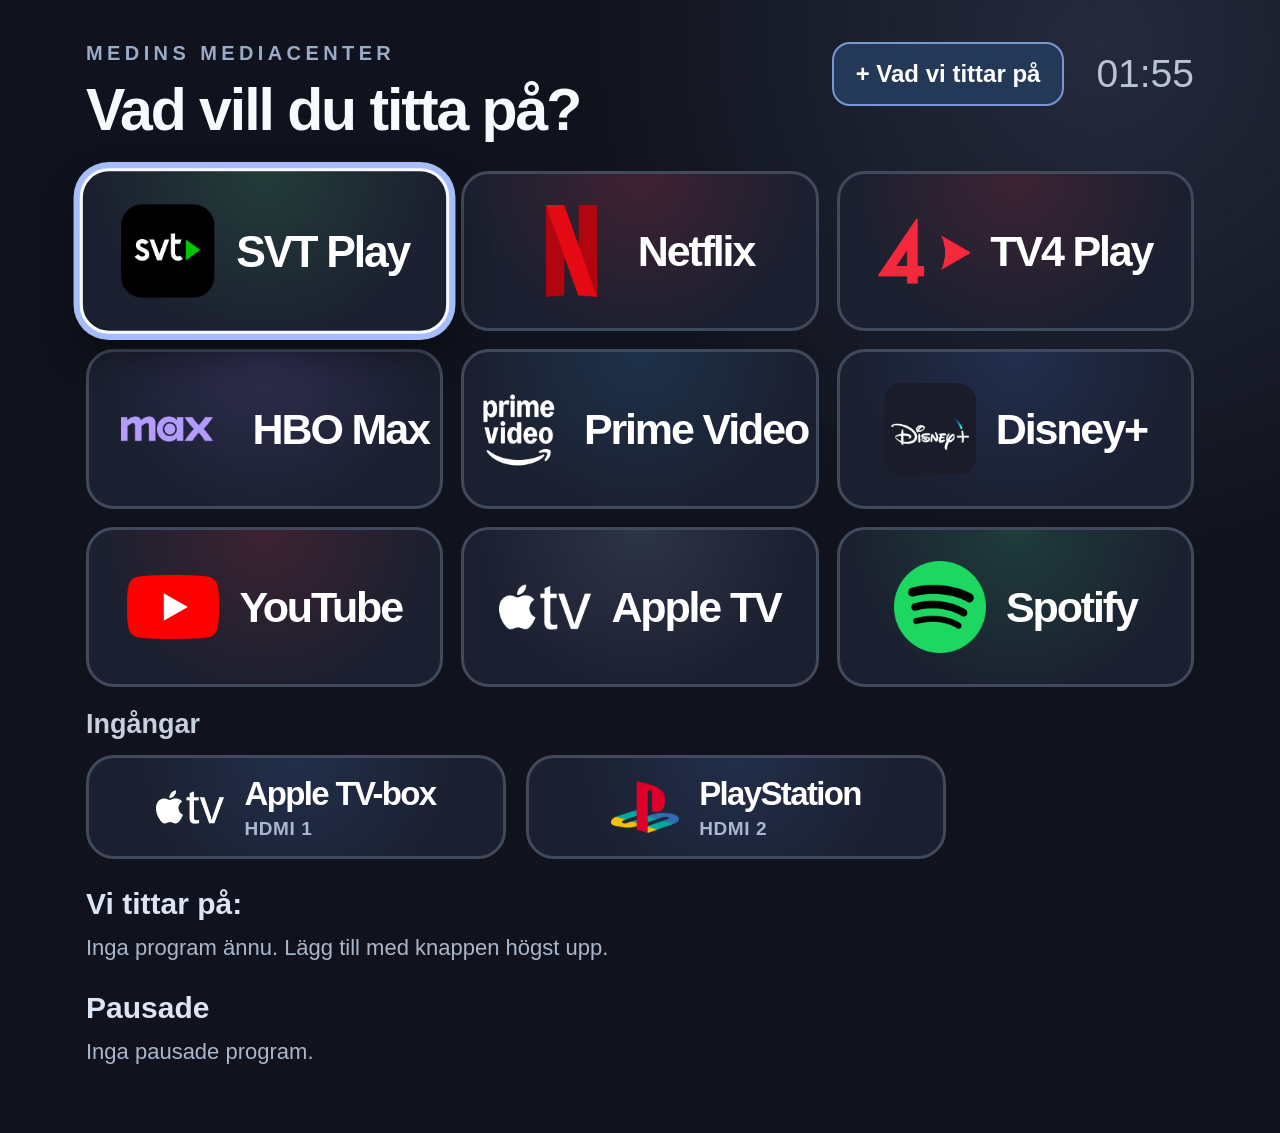
<file: index.html>
<!doctype html>
<html lang="sv">
<head>
  <meta charset="utf-8">
  <meta name="viewport" content="width=device-width, initial-scale=1">
  <title>Medins Mediacenter</title>
  <link rel="stylesheet" href="styles.css">
</head>
<body>
  <div class="startup" id="startup" hidden aria-hidden="true">
    <div class="startup-content">
      <div class="mm-logo">
        <span class="mm-tile mm-teal"><span class="mm-letter">M</span></span>
        <span class="mm-tile mm-purple"><span class="mm-letter">M</span></span>
        <span class="mm-tile mm-coral"><span class="mm-play"></span></span>
        <span class="mm-tile mm-blue">
          <svg class="mm-signal" viewBox="0 0 100 100" fill="none" aria-hidden="true">
            <path d="M18 43 Q50 13 82 43 M29 55 Q50 35 71 55 M41 67 Q50 58 59 67" stroke="currentColor" stroke-width="10"/>
          </svg>
        </span>
        <span class="mm-result"><span class="mm-play"></span></span>
      </div>
      <p class="startup-name">Medins <strong>Mediacenter</strong></p>
    </div>
  </div>
  <main class="shell">
    <header class="header">
      <div>
        <p class="eyebrow">MEDINS MEDIACENTER</p>
        <h1>Vad vill du titta på?</h1>
      </div>
      <div class="header-right">
        <button type="button" class="add-watch" id="add-watch">+ Vad vi tittar på</button>
        <time id="clock" aria-label="Klockan"></time>
      </div>
    </header>

    <section class="app-grid" id="app-grid" aria-label="Dina appar"></section>

    <section class="sources" id="source-section" aria-label="Ingångar" hidden>
      <h2>Ingångar</h2>
      <div class="source-grid" id="source-grid"></div>
    </section>

    <section class="watch-section" aria-label="Vi tittar på">
      <h2>Vi tittar på:</h2>
      <div class="watch-list" id="watch-list"></div>
    </section>

    <section class="watch-section paused-section" aria-label="Pausade program">
      <h2>Pausade</h2>
      <div class="watch-list" id="paused-list"></div>
    </section>
  </main>

  <div class="dialog-backdrop" id="watch-backdrop" hidden>
    <form class="dialog watch-dialog" id="watch-form" aria-label="Lägg till program">
      <p class="eyebrow">VI TITTAR PÅ</p>
      <h2>Lägg till program</h2>
      <label for="watch-title">Program</label>
      <input id="watch-title" name="title" type="text" maxlength="80" placeholder="Till exempel Bäst i test" required>
      <label for="watch-app">App</label>
      <select id="watch-app" name="app" required></select>
      <div class="watch-fields">
        <div><label for="watch-date">Datum (valfritt)</label><input id="watch-date" name="date" type="text" inputmode="numeric" placeholder="ÅÅÅÅ-MM-DD" maxlength="10"></div>
        <div><label for="watch-time">Tid (valfritt)</label><input id="watch-time" name="time" type="text" inputmode="numeric" placeholder="TT:MM" maxlength="5"></div>
      </div>
      <p class="form-error" id="watch-error" role="alert"></p>
      <div class="dialog-actions">
        <button type="button" id="watch-cancel">Avbryt</button>
        <button type="submit" class="primary">Spara</button>
      </div>
    </form>
  </div>

  <div class="dialog-backdrop" id="picker-backdrop" hidden>
    <section class="dialog" role="dialog" aria-modal="true" aria-labelledby="picker-title">
      <div class="dialog-heading">
        <p class="eyebrow">VÄLJ APP</p>
        <h2 id="picker-title">Välj installerad app</h2>
        <p>Välj rätt app från TV:ns lista. Valet sparas på TV:n.</p>
      </div>
      <div class="picker-list" id="picker-list"></div>
    </section>
  </div>

  <div class="toast" id="toast" role="status" aria-live="polite"></div>
  <script src="app.js"></script>
</body>
</html>
</file>
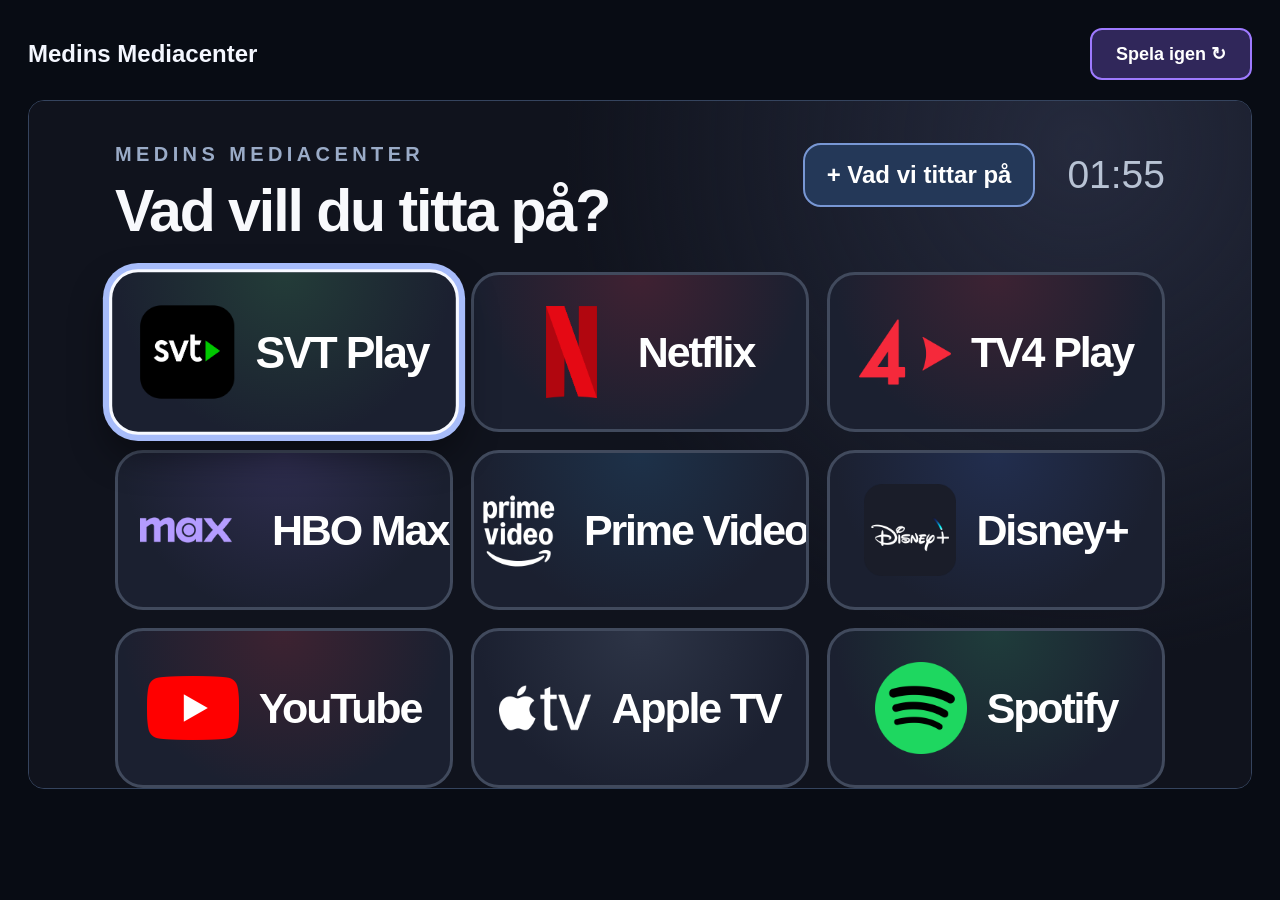
<file: animation-preview.html>
<!doctype html>
<html lang="sv">
<head>
  <meta charset="utf-8">
  <meta name="viewport" content="width=device-width, initial-scale=1">
  <title>MM – startanimation</title>
  <style>
    * { box-sizing: border-box; }
    body { margin: 0; padding: 28px; background: #080c14; color: #f4f7ff; font-family: Arial, sans-serif; }
    main { max-width: 1440px; margin: auto; }
    header { display: flex; align-items: center; justify-content: space-between; gap: 20px; margin-bottom: 20px; }
    h1 { margin: 0; font-size: 24px; }
    button { border: 2px solid #9e7aff; border-radius: 12px; background: #30275a; color: #fff; padding: 13px 24px; font: inherit; font-size: 18px; font-weight: 700; cursor: pointer; }
    button:hover { background: #49367e; }
    button:focus-visible { outline: 3px solid #25d4b8; outline-offset: 4px; }
    .screen { position: relative; width: 100%; aspect-ratio: 16 / 9; overflow: hidden; border: 1px solid #35445e; border-radius: 16px; background: #10131d; }
    iframe { display: block; width: 100%; height: 100%; border: 0; }
    @media (max-width: 600px) { body { padding: 16px; } h1 { font-size: 18px; } button { padding: 10px 15px; } }
  </style>
</head>
<body>
  <main>
    <header>
      <h1>Medins Mediacenter</h1>
      <button type="button" id="replay">Spela igen ↻</button>
    </header>
    <div class="screen">
      <iframe id="screen" src="index.html" title="Förhandsvisning av MM-startanimationen"></iframe>
    </div>
  </main>
  <script>
    document.getElementById("replay").addEventListener("click", function () {
      document.getElementById("screen").src = "index.html?intro=" + Date.now();
    });
  </script>
</body>
</html>
</file>
<file: styles.css>
:root {
  color-scheme: dark;
  font-family: Arial, Helvetica, sans-serif;
  background: #10131d;
  color: #f8f9fc;
}

* { box-sizing: border-box; }

html, body { width: 100%; min-height: 100%; margin: 0; }
html { overflow-y: auto; }

body {
  background: radial-gradient(circle at 86% 4%, #252a3d 0, transparent 34%), #10131d;
}

.startup {
  position: fixed;
  inset: 0;
  z-index: 30;
  display: flex;
  align-items: center;
  justify-content: center;
  background: radial-gradient(ellipse at 50% 43%, #1c263f 0, #101522 38%, #0b0f18 78%);
  animation: startup-exit 180ms ease-in 1100ms both;
}
.startup[hidden] { display: none; }
.startup-content { display: flex; flex-direction: column; align-items: center; gap: 29px; }
.mm-logo {
  position: relative;
  width: 286px;
  height: 286px;
}
.mm-logo::before {
  content: "";
  position: absolute;
  inset: 0;
  border: 2px solid #35445e;
  border-radius: 60px;
  background: #0c1323;
  box-shadow: 0 18px 70px #0005;
  animation: mm-frame 450ms ease-in 180ms both;
}
.mm-tile {
  position: absolute;
  top: 50%;
  left: 50%;
  width: 110px;
  height: 110px;
  margin: -55px;
  display: flex;
  align-items: center;
  justify-content: center;
  border: 3px solid var(--tile-light);
  border-radius: 26px;
  color: #f6fbff;
  animation: mm-converge 820ms cubic-bezier(.65, 0, .35, 1) both;
}
.mm-teal { background: #163e4b; --tile-light: #25d4b8; --tile-x: -61px; --tile-y: -61px; }
.mm-purple { background: #30275a; --tile-light: #9e7aff; --tile-x: 61px; --tile-y: -61px; }
.mm-coral { background: #492934; --tile-light: #ff6e78; --tile-x: -61px; --tile-y: 61px; }
.mm-blue { background: #183d55; --tile-light: #63bdff; --tile-x: 61px; --tile-y: 61px; }
.mm-letter { font-size: 78px; font-weight: 800; line-height: 1; }
.mm-play { width: 0; height: 0; border-top: 29px solid transparent; border-bottom: 29px solid transparent; border-left: 45px solid #fff7f5; margin-left: 9px; }
.mm-signal { width: 82px; height: 82px; }
.mm-result {
  position: absolute;
  top: 50%;
  left: 50%;
  width: 166px;
  height: 166px;
  margin: -83px;
  display: flex;
  align-items: center;
  justify-content: center;
  border: 3px solid #aa8bff;
  border-radius: 37px;
  background: linear-gradient(140deg, #30275a, #183d55);
  box-shadow: 0 0 48px #9e7aff25, 0 14px 40px #0005;
  animation: mm-result-pop 370ms ease-out 540ms both;
}
.mm-result .mm-play { border-top-width: 37px; border-bottom-width: 37px; border-left-width: 57px; margin-left: 12px; }
.startup-name { margin: 0; color: #a7b6ce; font-size: 29px; font-weight: 400; letter-spacing: .04em; animation: mm-name 650ms ease-out 200ms both; }
.startup-name strong { color: #f5f8ff; font-weight: 700; }
@keyframes mm-converge {
  0% { opacity: 0; transform: translate(var(--tile-x), var(--tile-y)) scale(.92); }
  15%, 22% { opacity: 1; transform: translate(var(--tile-x), var(--tile-y)) scale(1); }
  65% { opacity: 1; transform: translate(0, 0) scale(.96); }
  82%, 100% { opacity: 0; transform: translate(0, 0) scale(1.18); }
}
@keyframes mm-frame {
  from { opacity: 1; transform: scale(1); }
  to { opacity: 0; transform: scale(.56); }
}
@keyframes mm-result-pop {
  0% { opacity: 0; transform: scale(.62); }
  58% { opacity: 1; transform: scale(1.13); }
  100% { opacity: 1; transform: scale(1); }
}
@keyframes mm-name {
  from { opacity: 0; transform: translateY(9px); }
  to { opacity: 1; transform: translateY(-25px); }
}
@keyframes startup-exit {
  from { opacity: 1; }
  to { opacity: 0; }
}
@media (prefers-reduced-motion: reduce) {
  .startup { display: none; }
}

.shell {
  width: 100%;
  min-height: 100vh;
  padding: 42px 86px 68px;
  display: flex;
  flex-direction: column;
}

.header { display: flex; justify-content: space-between; align-items: start; margin-bottom: 28px; }
.header-right { display: flex; align-items: center; gap: 32px; }
.add-watch { border: 2px solid #7897d4; border-radius: 18px; padding: 16px 22px; background: #243858; color: #fff; font: inherit; font-size: 24px; font-weight: 700; cursor: pointer; }
.add-watch:focus { outline: 4px solid #acc0fc; }
.eyebrow { margin: 0 0 12px; font-size: 20px; font-weight: 700; letter-spacing: 0.22em; color: #9aabc7; }
h1 { font-size: 59px; line-height: 1.12; letter-spacing: -0.035em; margin: 0; font-weight: 700; }
#clock { color: #b8c3d4; font-size: 39px; font-weight: 500; }

.app-grid {
  display: grid;
  grid-template-columns: repeat(3, minmax(0, 1fr));
  grid-template-rows: repeat(3, 160px);
  gap: 18px;
  flex: none;
}

.app-card {
  position: relative;
  display: flex;
  align-items: center;
  justify-content: center;
  overflow: hidden;
  border: 3px solid #414a5d;
  border-radius: 28px;
  background: #1b2030;
  color: #fff;
  padding: 16px 26px;
  cursor: pointer;
  font: inherit;
  transition: transform 120ms ease, border-color 120ms ease, box-shadow 120ms ease;
}

.app-card::before {
  content: "";
  position: absolute;
  inset: 0;
  background: radial-gradient(circle at 50% 0%, var(--glow), transparent 72%);
  opacity: .24;
}

.app-card:focus { outline: none; transform: scale(1.035); border-color: #f7f9ff; box-shadow: 0 0 0 6px #a7bcfa, 0 18px 38px #0007; z-index: 2; }
.app-mark { position: relative; display: flex; align-items: center; gap: 20px; font-size: 43px; font-weight: 800; letter-spacing: -.05em; white-space: nowrap; }
.app-logo { display: block; width: 92px; height: 92px; flex: 0 0 92px; object-fit: contain; }
.app-card[data-app="max"] .app-logo { width: 132px; flex-basis: 132px; }
.app-card[data-missing="true"]::after { content: "Koppla app"; position: absolute; right: 21px; bottom: 17px; color: #d7dff0; font-size: 18px; }
.app-card[data-missing="true"] .app-mark { opacity: .7; }

.sources { margin-top: 22px; }
.sources[hidden] { display: none; }
.sources h2 { margin: 0 0 15px; color: #c7d0df; font-size: 27px; font-weight: 600; }
.source-grid { display: flex; gap: 20px; }
.source-card { flex: 1; max-width: 420px; height: 104px; }
.source-card .app-mark { font-size: 33px; }
.source-card .app-logo { width: 68px; height: 68px; flex-basis: 68px; }
.source-copy { display: flex; flex-direction: column; gap: 5px; text-align: left; }
.source-copy small { color: #a9b8d2; font-size: 19px; font-weight: 600; letter-spacing: .03em; }

.watch-section { margin-top: 28px; }
.watch-section h2 { margin: 0 0 14px; color: #dce5f5; font-size: 30px; }
.watch-list { display: flex; flex-direction: column; gap: 10px; color: #aab7cb; font-size: 22px; }
.watch-item { display: flex; align-items: stretch; gap: 9px; max-width: 1090px; min-height: 92px; }
.watch-open, .watch-action { border: 2px solid #48546b; border-radius: 18px; background: #20283a; color: #fff; font: inherit; cursor: pointer; }
.watch-open { flex: 1; min-width: 0; display: flex; align-items: center; gap: 19px; text-align: left; padding: 10px 20px; }
.watch-open .app-logo { width: 62px; height: 62px; flex-basis: 62px; }
.watch-copy { display: flex; flex-direction: column; min-width: 0; gap: 5px; }
.watch-copy strong { font-size: 28px; overflow: hidden; text-overflow: ellipsis; white-space: nowrap; }
.watch-copy small { color: #aebbd0; font-size: 19px; }
.watch-action { flex: 0 0 76px; font-size: 36px; font-weight: 700; }
.watch-remove { color: #ff9aa7; }
.watch-open:focus, .watch-action:focus { outline: 4px solid #acc0fc; background: #2c3c58; }
.paused-section { margin-top: 30px; }
.paused-section .watch-item { opacity: .7; }

.dialog-backdrop { position: fixed; inset: 0; z-index: 10; display: grid; place-items: center; background: #05080ed9; }
.dialog-backdrop[hidden] { display: none; }
.dialog { width: min(900px, 85vw); max-height: 88vh; display: flex; flex-direction: column; padding: 38px; background: #222a3a; border: 2px solid #72809a; border-radius: 26px; box-shadow: 0 32px 90px #000c; }
.dialog-heading h2 { margin: 0 0 8px; font-size: 42px; }
.dialog-heading p:last-child { margin: 0 0 24px; color: #c7d0df; font-size: 21px; }
.watch-dialog { gap: 9px; }
.watch-dialog h2 { margin: 0 0 9px; font-size: 42px; }
.watch-dialog label { font-size: 22px; font-weight: 700; }
.watch-dialog input, .watch-dialog select { width: 100%; border: 2px solid #75849b; border-radius: 11px; padding: 13px 17px; background: #151c2b; color: #fff; font: inherit; font-size: 26px; }
.watch-dialog input:focus, .watch-dialog select:focus { outline: 4px solid #acc0fc; }
.watch-fields { display: flex; gap: 18px; }
.watch-fields > div { flex: 1; display: flex; flex-direction: column; gap: 9px; }
.form-error { min-height: 26px; margin: 2px 0; color: #ffadb5; font-size: 20px; }
.dialog-actions { display: flex; justify-content: flex-end; gap: 14px; }
.dialog-actions button { border: 2px solid #8290a8; border-radius: 12px; padding: 12px 24px; background: #38445a; color: #fff; font: inherit; font-size: 23px; cursor: pointer; }
.dialog-actions button.primary { border-color: #87a8ef; background: #385f9f; }
.dialog-actions button:focus { outline: 4px solid #acc0fc; }
.picker-list { overflow: auto; display: flex; flex-direction: column; gap: 7px; }
.picker-item { background: #323d51; border: 2px solid transparent; border-radius: 12px; color: white; text-align: left; padding: 16px 20px; font: inherit; font-size: 26px; }
.picker-item:focus { outline: none; border-color: #fff; background: #4a5b76; }
.dialog-help { padding-top: 22px; color: #c7d0df; font-size: 19px; }
.toast { position: fixed; bottom: 42px; left: 50%; transform: translateX(-50%); background: #eef2ff; color: #171d2a; padding: 15px 26px; border-radius: 12px; font-size: 23px; font-weight: 600; opacity: 0; transition: opacity 120ms ease; pointer-events: none; }
.toast.visible { opacity: 1; }

@media (max-width: 1000px) {
  .shell { padding: 32px 34px 24px; }
  .header { margin-bottom: 24px; }
  h1 { font-size: 36px; }
  #clock { font-size: 25px; }
  .app-grid { gap: 12px; }
  .app-card { border-radius: 17px; }
  .app-mark { flex-direction: column; gap: 4px; font-size: 19px; }
  .app-logo { width: 42px; height: 42px; flex-basis: 42px; }
  .sources { margin-top: 15px; }
  .sources h2 { font-size: 18px; margin-bottom: 8px; }
  .source-grid { gap: 10px; }
  .source-card { height: 72px; }
  .source-card .app-mark { flex-direction: row; font-size: 18px; }
  .source-card .app-logo { width: 35px; height: 35px; flex-basis: 35px; }
  .source-copy small { font-size: 13px; }
  .header-right { gap: 9px; }
  .add-watch { font-size: 15px; padding: 8px 10px; }
  .app-grid { grid-template-rows: repeat(3, 125px); }
  .watch-section h2 { font-size: 22px; }
  .watch-item { min-height: 72px; }
  .watch-copy strong { font-size: 19px; }
  .watch-copy small { font-size: 14px; }
  .watch-action { flex-basis: 48px; font-size: 23px; }
}
</file>
